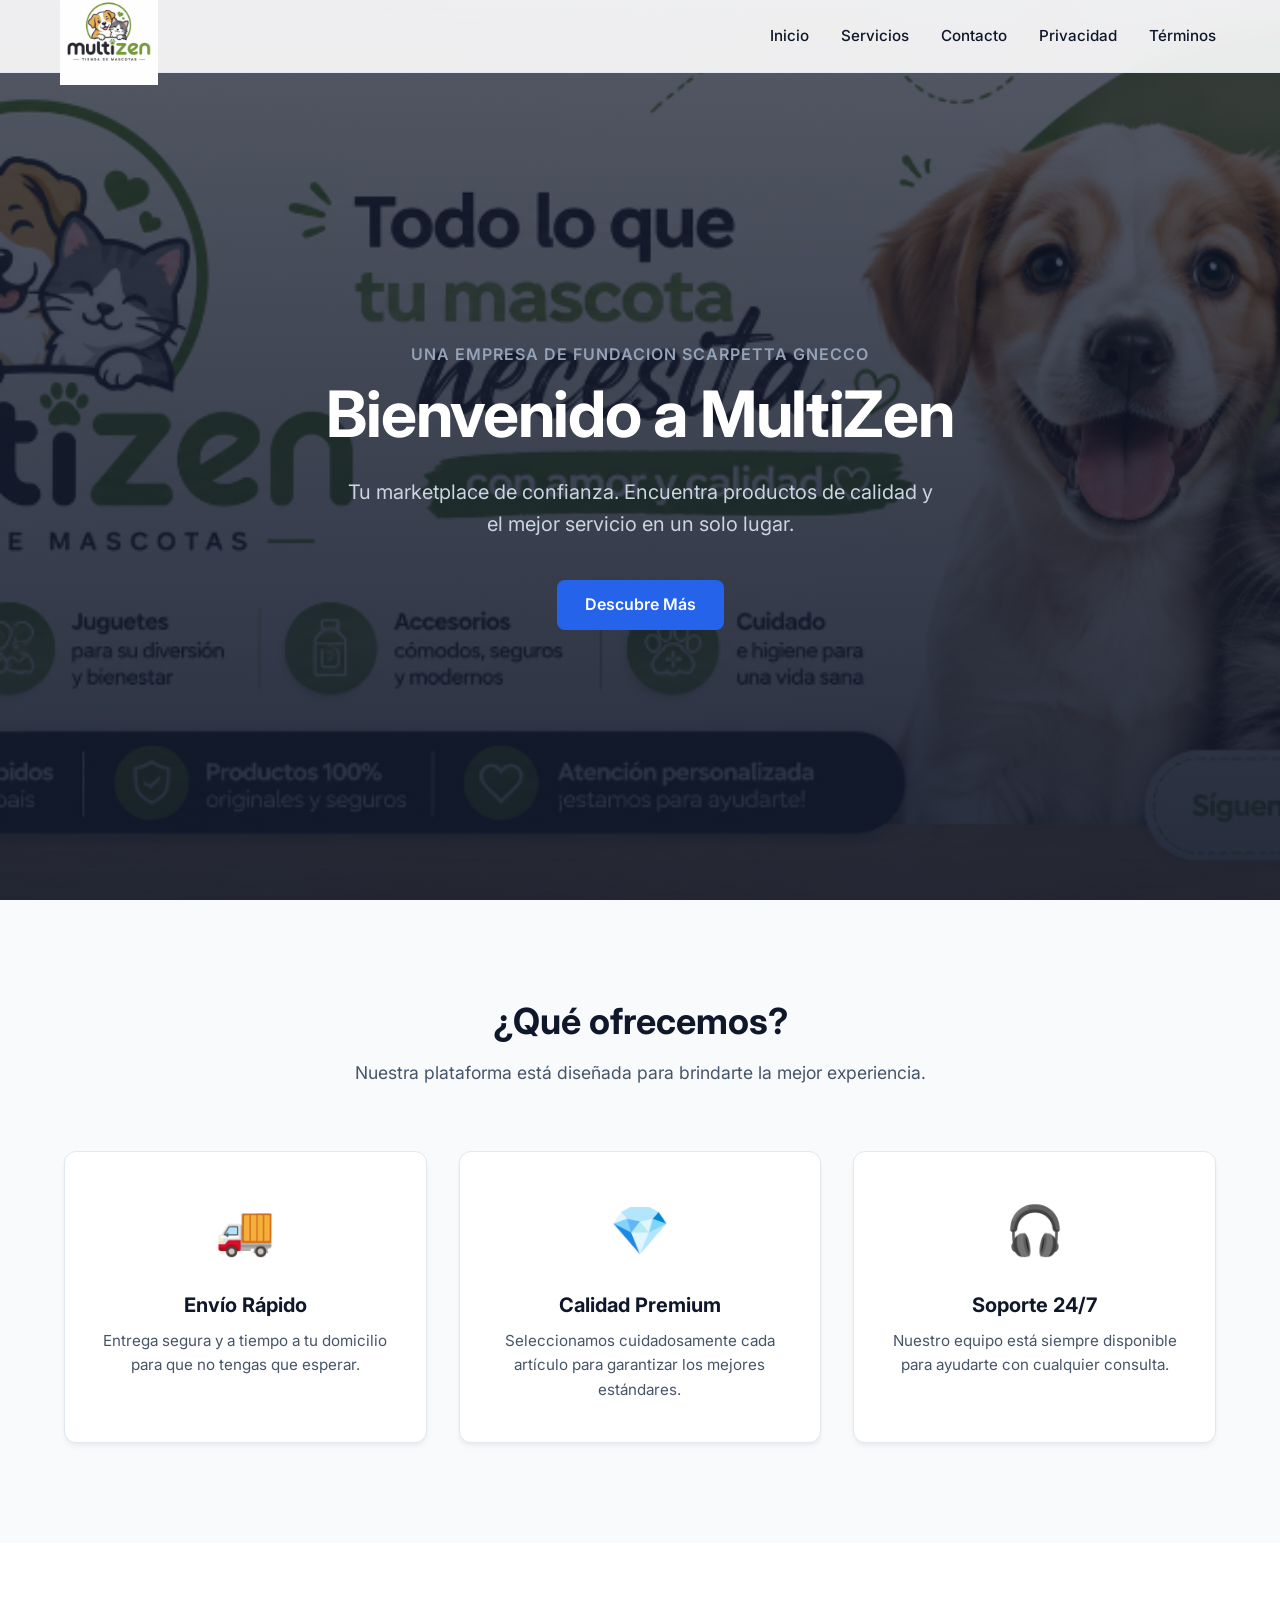
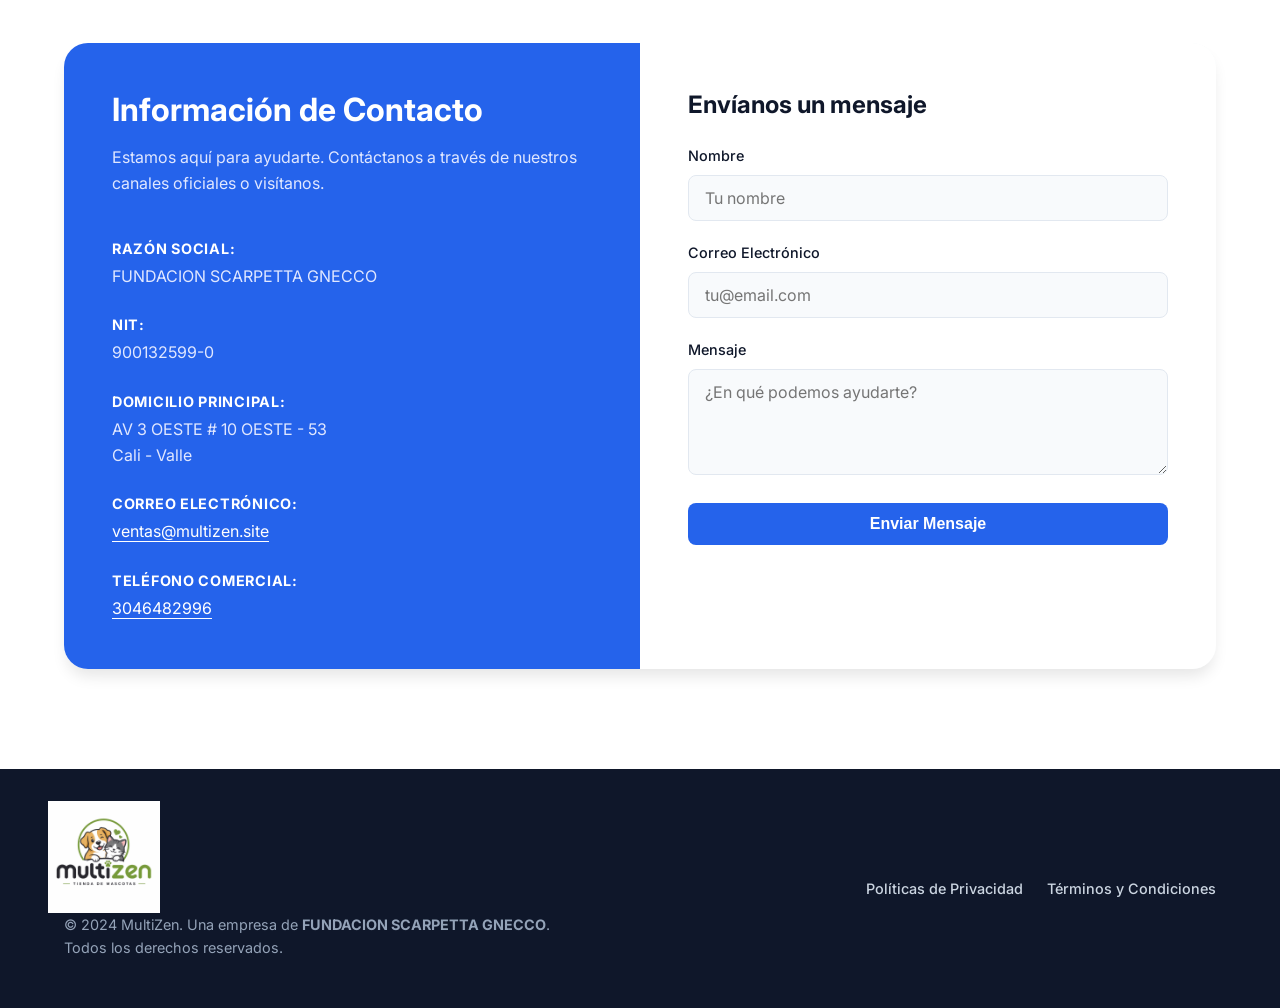
<file: index.html>
<!DOCTYPE html>
<html lang="es">
<head>
    <meta charset="UTF-8">
    <meta name="viewport" content="width=device-width, initial-scale=1.0">
    <title>MultiZen | Todo lo que necesitas</title>
    <meta name="description" content="Encuentra los mejores productos y servicios en MultiZen.">
    <link rel="preconnect" href="https://fonts.googleapis.com">
    <link rel="preconnect" href="https://fonts.gstatic.com" crossorigin>
    <link href="https://fonts.googleapis.com/css2?family=Inter:wght@300;400;600;700&display=swap" rel="stylesheet">
    <link rel="stylesheet" href="style.css">
    <meta name="facebook-domain-verification" content="e8qqub3guq0bamz6hth3hnl6gy21nf" />
</head>
<body>
    <!-- Navbar -->
    <header class="navbar">
        <div class="container nav-container">
            <div class="logo">
                <img src="FOTO PERFIL.jpg" alt="MultiZen Logo">
                
            </div>
            <nav class="nav-links">
                <a href="#inicio">Inicio</a>
                <a href="#servicios">Servicios</a>
                <a href="#contacto">Contacto</a>
                <a href="politicas-privacidad.html">Privacidad</a>
                <a href="terminos-condiciones.html">Términos</a>
            </nav>
            <button class="mobile-menu-btn" id="mobile-menu-btn" aria-label="Abrir menú">
                <svg width="24" height="24" viewBox="0 0 24 24" fill="none" stroke="currentColor" stroke-width="2" stroke-linecap="round" stroke-linejoin="round"><line x1="3" y1="12" x2="21" y2="12"></line><line x1="3" y1="6" x2="21" y2="6"></line><line x1="3" y1="18" x2="21" y2="18"></line></svg>
            </button>
        </div>
        <!-- Menú móvil -->
        <div class="mobile-nav" id="mobile-nav">
            <a href="#inicio" class="mobile-link">Inicio</a>
            <a href="#servicios" class="mobile-link">Servicios</a>
            <a href="#contacto" class="mobile-link">Contacto</a>
            <a href="politicas-privacidad.html" class="mobile-link">Privacidad</a>
            <a href="terminos-condiciones.html" class="mobile-link">Términos</a>
        </div>
    </header>

    <!-- Hero Section -->
    <section id="inicio" class="hero">
        <div class="hero-bg" style="background-image: url('PORTADA.png');"></div>
        <div class="hero-overlay"></div>
        <div class="container hero-content">
            <p style="font-size: 1rem; color: #94a3b8; margin-bottom: 8px; font-weight: 600; text-transform: uppercase; letter-spacing: 1px;">Una empresa de FUNDACION SCARPETTA GNECCO</p>
            <h1>Bienvenido a MultiZen</h1>
            <p>Tu marketplace de confianza. Encuentra productos de calidad y el mejor servicio en un solo lugar.</p>
            <a href="#servicios" class="btn btn-primary">Descubre Más</a>
        </div>
    </section>

    <!-- Servicios (Inventado) -->
    <section id="servicios" class="services">
        <div class="container">
            <div class="section-title">
                <h2>¿Qué ofrecemos?</h2>
                <p>Nuestra plataforma está diseñada para brindarte la mejor experiencia.</p>
            </div>
            <div class="services-grid">
                <div class="service-card">
                    <div class="service-icon">🚚</div>
                    <h3>Envío Rápido</h3>
                    <p>Entrega segura y a tiempo a tu domicilio para que no tengas que esperar.</p>
                </div>
                <div class="service-card">
                    <div class="service-icon">💎</div>
                    <h3>Calidad Premium</h3>
                    <p>Seleccionamos cuidadosamente cada artículo para garantizar los mejores estándares.</p>
                </div>
                <div class="service-card">
                    <div class="service-icon">🎧</div>
                    <h3>Soporte 24/7</h3>
                    <p>Nuestro equipo está siempre disponible para ayudarte con cualquier consulta.</p>
                </div>
            </div>
        </div>
    </section>

    <!-- Contacto -->
    <section id="contacto" class="contact">
        <div class="container">
            <div class="contact-card">
                <div class="contact-info">
                    <h2>Información de Contacto</h2>
                    <p>Estamos aquí para ayudarte. Contáctanos a través de nuestros canales oficiales o visítanos.</p>
                    
                    <ul class="contact-list">
                        <li>
                            <strong>Razón Social:</strong> FUNDACION SCARPETTA GNECCO
                        </li>
                        <li>
                            <strong>NIT:</strong> 900132599-0
                        </li>
                        <li>
                            <strong>Domicilio Principal:</strong> AV 3 OESTE # 10 OESTE - 53<br>Cali - Valle
                        </li>
                        <li>
                            <strong>Correo Electrónico:</strong> <a href="mailto:ventas@multizen.site">ventas@multizen.site</a>
                        </li>
                        <li>
                            <strong>Teléfono Comercial:</strong> <a href="tel:3046482996">3046482996</a>
                        </li>
                    </ul>
                </div>
                <div class="contact-form-container">
                    <h3>Envíanos un mensaje</h3>
                    <form class="contact-form" id="contact-form">
                        <div class="form-group">
                            <label for="name">Nombre</label>
                            <input type="text" id="name" placeholder="Tu nombre" required>
                        </div>
                        <div class="form-group">
                            <label for="email">Correo Electrónico</label>
                            <input type="email" id="email" placeholder="tu@email.com" required>
                        </div>
                        <div class="form-group">
                            <label for="message">Mensaje</label>
                            <textarea id="message" rows="4" placeholder="¿En qué podemos ayudarte?" required></textarea>
                        </div>
                        <button type="submit" class="btn btn-primary btn-block">Enviar Mensaje</button>
                    </form>
                </div>
            </div>
        </div>
    </section>

    <!-- Footer -->
    <footer class="footer">
        <div class="container footer-content">
            <div class="footer-brand">
                <img src="FOTO PERFIL.jpg" alt="MultiZen Logo" class="footer-logo">
                <p>&copy; 2024 MultiZen. Una empresa de <strong>FUNDACION SCARPETTA GNECCO</strong>.<br>Todos los derechos reservados.</p>
            </div>
            <div class="footer-links">
                <a href="politicas-privacidad.html">Políticas de Privacidad</a>
                <a href="terminos-condiciones.html">Términos y Condiciones</a>
            </div>
        </div>
    </footer>

    <script src="script.js"></script>
</body>
</html>
</file>
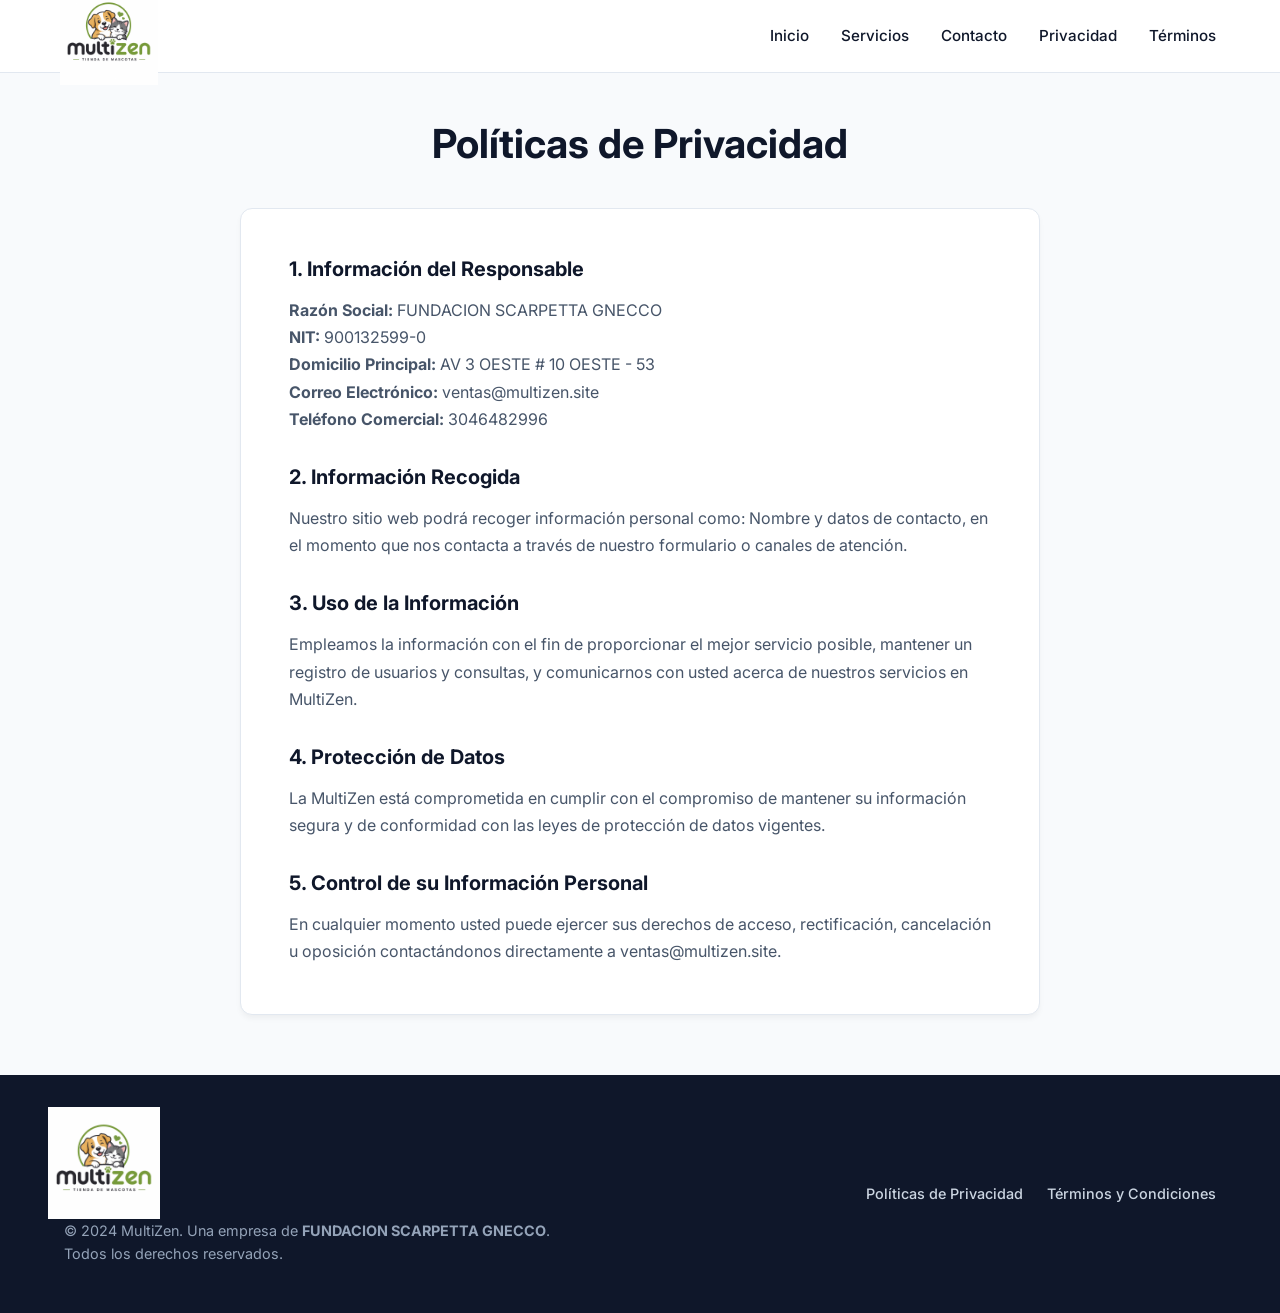
<file: politicas-privacidad.html>
<!DOCTYPE html>
<html lang="es">
<head>
    <meta charset="UTF-8">
    <meta name="viewport" content="width=device-width, initial-scale=1.0">
    <title>Políticas de Privacidad | MultiZen</title>
    <meta name="description" content="Políticas de privacidad de MultiZen.">
    <link rel="preconnect" href="https://fonts.googleapis.com">
    <link rel="preconnect" href="https://fonts.gstatic.com" crossorigin>
    <link href="https://fonts.googleapis.com/css2?family=Inter:wght@300;400;600;700&display=swap" rel="stylesheet">
    <link rel="stylesheet" href="style.css">
</head>
<body>
    <!-- Navbar -->
    <header class="navbar">
        <div class="container nav-container">
            <div class="logo">
                <a href="index.html" style="display: flex; align-items: center; gap: 12px; color: inherit;">
                    <img src="FOTO PERFIL.jpg" alt="MultiZen Logo">
                    
                </a>
            </div>
            <nav class="nav-links">
                <a href="index.html#inicio">Inicio</a>
                <a href="index.html#servicios">Servicios</a>
                <a href="index.html#contacto">Contacto</a>
                <a href="politicas-privacidad.html">Privacidad</a>
                <a href="terminos-condiciones.html">Términos</a>
            </nav>
            <button class="mobile-menu-btn" id="mobile-menu-btn" aria-label="Abrir menú">
                <svg width="24" height="24" viewBox="0 0 24 24" fill="none" stroke="currentColor" stroke-width="2" stroke-linecap="round" stroke-linejoin="round"><line x1="3" y1="12" x2="21" y2="12"></line><line x1="3" y1="6" x2="21" y2="6"></line><line x1="3" y1="18" x2="21" y2="18"></line></svg>
            </button>
        </div>
        <!-- Menú móvil -->
        <div class="mobile-nav" id="mobile-nav">
            <a href="index.html#inicio" class="mobile-link">Inicio</a>
            <a href="index.html#servicios" class="mobile-link">Servicios</a>
            <a href="index.html#contacto" class="mobile-link">Contacto</a>
            <a href="politicas-privacidad.html" class="mobile-link">Privacidad</a>
            <a href="terminos-condiciones.html" class="mobile-link">Términos</a>
        </div>
    </header>

    <!-- Contenido Legal -->
    <main class="legal-content">
        <div class="container">
            <h1>Políticas de Privacidad</h1>
            <div class="legal-text">
                <h3>1. Información del Responsable</h3>
                <p><strong>Razón Social:</strong> FUNDACION SCARPETTA GNECCO<br>
                <strong>NIT:</strong> 900132599-0<br>
                <strong>Domicilio Principal:</strong> AV 3 OESTE # 10 OESTE - 53<br>
                <strong>Correo Electrónico:</strong> ventas@multizen.site<br>
                <strong>Teléfono Comercial:</strong> 3046482996</p>
                
                <h3>2. Información Recogida</h3>
                <p>Nuestro sitio web podrá recoger información personal como: Nombre y datos de contacto, en el momento que nos contacta a través de nuestro formulario o canales de atención.</p>
                
                <h3>3. Uso de la Información</h3>
                <p>Empleamos la información con el fin de proporcionar el mejor servicio posible, mantener un registro de usuarios y consultas, y comunicarnos con usted acerca de nuestros servicios en MultiZen.</p>
                
                <h3>4. Protección de Datos</h3>
                <p>La MultiZen está comprometida en cumplir con el compromiso de mantener su información segura y de conformidad con las leyes de protección de datos vigentes.</p>
                
                <h3>5. Control de su Información Personal</h3>
                <p>En cualquier momento usted puede ejercer sus derechos de acceso, rectificación, cancelación u oposición contactándonos directamente a ventas@multizen.site.</p>
            </div>
        </div>
    </main>

    <!-- Footer -->
    <footer class="footer">
        <div class="container footer-content">
            <div class="footer-brand">
                <img src="FOTO PERFIL.jpg" alt="MultiZen Logo" class="footer-logo">
                <p>&copy; 2024 MultiZen. Una empresa de <strong>FUNDACION SCARPETTA GNECCO</strong>.<br>Todos los derechos reservados.</p>
            </div>
            <div class="footer-links">
                <a href="politicas-privacidad.html">Políticas de Privacidad</a>
                <a href="terminos-condiciones.html">Términos y Condiciones</a>
            </div>
        </div>
    </footer>

    <script src="script.js"></script>
</body>
</html>
</file>
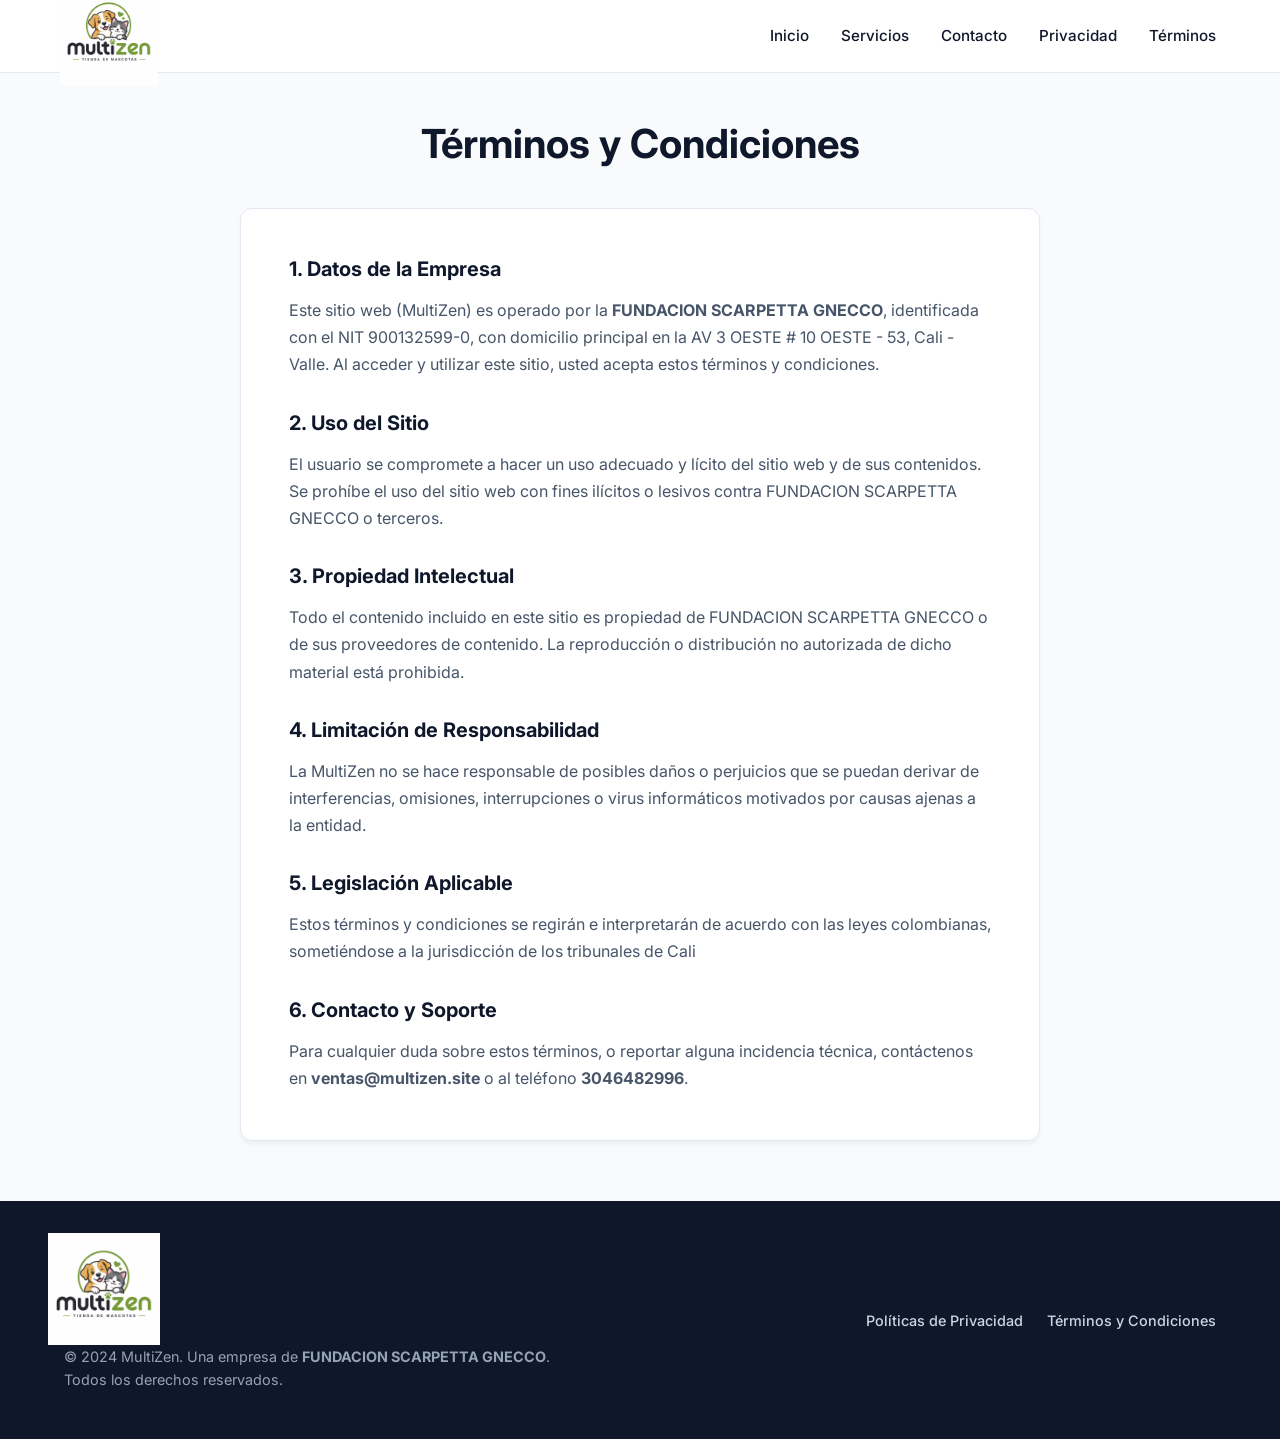
<file: terminos-condiciones.html>
<!DOCTYPE html>
<html lang="es">
<head>
    <meta charset="UTF-8">
    <meta name="viewport" content="width=device-width, initial-scale=1.0">
    <title>Términos y Condiciones | MultiZen</title>
    <meta name="description" content="Términos y Condiciones de MultiZen.">
    <link rel="preconnect" href="https://fonts.googleapis.com">
    <link rel="preconnect" href="https://fonts.gstatic.com" crossorigin>
    <link href="https://fonts.googleapis.com/css2?family=Inter:wght@300;400;600;700&display=swap" rel="stylesheet">
    <link rel="stylesheet" href="style.css">
</head>
<body>
    <!-- Navbar -->
    <header class="navbar">
        <div class="container nav-container">
            <div class="logo">
                <a href="index.html" style="display: flex; align-items: center; gap: 12px; color: inherit;">
                    <img src="FOTO PERFIL.jpg" alt="MultiZen Logo">
                    
                </a>
            </div>
            <nav class="nav-links">
                <a href="index.html#inicio">Inicio</a>
                <a href="index.html#servicios">Servicios</a>
                <a href="index.html#contacto">Contacto</a>
                <a href="politicas-privacidad.html">Privacidad</a>
                <a href="terminos-condiciones.html">Términos</a>
            </nav>
            <button class="mobile-menu-btn" id="mobile-menu-btn" aria-label="Abrir menú">
                <svg width="24" height="24" viewBox="0 0 24 24" fill="none" stroke="currentColor" stroke-width="2" stroke-linecap="round" stroke-linejoin="round"><line x1="3" y1="12" x2="21" y2="12"></line><line x1="3" y1="6" x2="21" y2="6"></line><line x1="3" y1="18" x2="21" y2="18"></line></svg>
            </button>
        </div>
        <!-- Menú móvil -->
        <div class="mobile-nav" id="mobile-nav">
            <a href="index.html#inicio" class="mobile-link">Inicio</a>
            <a href="index.html#servicios" class="mobile-link">Servicios</a>
            <a href="index.html#contacto" class="mobile-link">Contacto</a>
            <a href="politicas-privacidad.html" class="mobile-link">Privacidad</a>
            <a href="terminos-condiciones.html" class="mobile-link">Términos</a>
        </div>
    </header>

    <!-- Contenido Legal -->
    <main class="legal-content">
        <div class="container">
            <h1>Términos y Condiciones</h1>
            <div class="legal-text">
                <h3>1. Datos de la Empresa</h3>
                <p>Este sitio web (MultiZen) es operado por la <strong>FUNDACION SCARPETTA GNECCO</strong>, identificada con el NIT 900132599-0, con domicilio principal en la AV 3 OESTE # 10 OESTE - 53, Cali - Valle. Al acceder y utilizar este sitio, usted acepta estos términos y condiciones.</p>
                
                <h3>2. Uso del Sitio</h3>
                <p>El usuario se compromete a hacer un uso adecuado y lícito del sitio web y de sus contenidos. Se prohíbe el uso del sitio web con fines ilícitos o lesivos contra FUNDACION SCARPETTA GNECCO o terceros.</p>
                
                <h3>3. Propiedad Intelectual</h3>
                <p>Todo el contenido incluido en este sitio es propiedad de FUNDACION SCARPETTA GNECCO o de sus proveedores de contenido. La reproducción o distribución no autorizada de dicho material está prohibida.</p>
                
                <h3>4. Limitación de Responsabilidad</h3>
                <p>La MultiZen no se hace responsable de posibles daños o perjuicios que se puedan derivar de interferencias, omisiones, interrupciones o virus informáticos motivados por causas ajenas a la entidad.</p>
                
                <h3>5. Legislación Aplicable</h3>
                <p>Estos términos y condiciones se regirán e interpretarán de acuerdo con las leyes colombianas, sometiéndose a la jurisdicción de los tribunales de Cali</p>
                
                <h3>6. Contacto y Soporte</h3>
                <p>Para cualquier duda sobre estos términos, o reportar alguna incidencia técnica, contáctenos en <strong>ventas@multizen.site</strong> o al teléfono <strong>3046482996</strong>.</p>
            </div>
        </div>
    </main>

    <!-- Footer -->
    <footer class="footer">
        <div class="container footer-content">
            <div class="footer-brand">
                <img src="FOTO PERFIL.jpg" alt="MultiZen Logo" class="footer-logo">
                <p>&copy; 2024 MultiZen. Una empresa de <strong>FUNDACION SCARPETTA GNECCO</strong>.<br>Todos los derechos reservados.</p>
            </div>
            <div class="footer-links">
                <a href="politicas-privacidad.html">Políticas de Privacidad</a>
                <a href="terminos-condiciones.html">Términos y Condiciones</a>
            </div>
        </div>
    </footer>

    <script src="script.js"></script>
</body>
</html>
</file>
<file: style.css>
/* Base Styles */
:root {
    --primary: #2563eb;
    --primary-hover: #1d4ed8;
    --bg-color: #f8fafc;
    --text-main: #0f172a;
    --text-muted: #475569;
    --card-bg: #ffffff;
    --border-color: #e2e8f0;
    --border-radius: 12px;
    --transition: all 0.3s cubic-bezier(0.4, 0, 0.2, 1);
}

* {
    margin: 0;
    padding: 0;
    box-sizing: border-box;
}

body {
    font-family: 'Inter', -apple-system, BlinkMacSystemFont, sans-serif;
    color: var(--text-main);
    background-color: var(--bg-color);
    line-height: 1.6;
    overflow-x: hidden;
}

h1, h2, h3, h4 {
    font-weight: 700;
    line-height: 1.2;
}

a {
    text-decoration: none;
    color: var(--primary);
    transition: var(--transition);
}

a:hover {
    color: var(--primary-hover);
}

ul {
    list-style: none;
}

.container {
    max-width: 1200px;
    margin: 0 auto;
    padding: 0 24px;
}

/* Buttons */
.btn {
    display: inline-flex;
    align-items: center;
    justify-content: center;
    padding: 12px 28px;
    border-radius: 8px;
    font-weight: 600;
    font-size: 1rem;
    cursor: pointer;
    transition: var(--transition);
    border: none;
    text-align: center;
}

.btn-primary {
    background-color: var(--primary);
    color: white;
}

.btn-primary:hover {
    background-color: var(--primary-hover);
    transform: translateY(-2px);
    box-shadow: 0 4px 12px rgba(37, 99, 235, 0.2);
    color: white;
}

.btn-block {
    width: 100%;
}

/* Navbar */
.navbar {
    position: fixed;
    top: 0;
    left: 0;
    right: 0;
    background-color: rgba(255, 255, 255, 0.9);
    backdrop-filter: blur(10px);
    border-bottom: 1px solid var(--border-color);
    z-index: 1000;
    transition: var(--transition);
}

.nav-container {
    display: flex;
    justify-content: space-between;
    align-items: center;
    height: 72px;
}

.logo {
    display: flex;
    align-items: center;
    gap: 12px;
    font-weight: 700;
    font-size: 1.25rem;
    color: var(--text-main);
}

.logo img {
    height: 70px;
    width: auto;
    object-fit: contain;
    transform: scale(1.4);
    margin-left: 10px;
}

.nav-links {
    display: none;
    gap: 32px;
}

.nav-links a {
    color: var(--text-main);
    font-weight: 500;
    font-size: 0.95rem;
}

.nav-links a:hover {
    color: var(--primary);
}

.mobile-menu-btn {
    display: block;
    background: none;
    border: none;
    color: var(--text-main);
    cursor: pointer;
    padding: 8px;
}

.mobile-nav {
    display: none;
    background-color: white;
    border-bottom: 1px solid var(--border-color);
    padding: 16px 24px;
}

.mobile-nav.active {
    display: flex;
    flex-direction: column;
    gap: 16px;
}

.mobile-link {
    color: var(--text-main);
    font-weight: 500;
    font-size: 1.1rem;
    padding: 8px 0;
}

@media (min-width: 768px) {
    .nav-links {
        display: flex;
    }
    .mobile-menu-btn {
        display: none;
    }
    .mobile-nav {
        display: none !important;
    }
}

/* Hero Section */
.hero {
    position: relative;
    height: 100vh;
    min-height: 600px;
    display: flex;
    align-items: center;
    justify-content: center;
    text-align: center;
    padding-top: 72px; /* navbar height */
}

.hero-bg {
    position: absolute;
    top: 0;
    left: 0;
    width: 100%;
    height: 100%;
    background-size: cover;
    background-position: center;
    z-index: -2;
}

.hero-overlay {
    position: absolute;
    top: 0;
    left: 0;
    width: 100%;
    height: 100%;
    background: linear-gradient(to bottom, rgba(15, 23, 42, 0.7), rgba(15, 23, 42, 0.9));
    z-index: -1;
}

.hero-content {
    color: white;
    max-width: 800px;
    padding: 0 24px;
    animation: fadeInUp 0.8s ease-out;
}

.hero-content h1 {
    font-size: clamp(2.5rem, 5vw, 4.5rem);
    margin-bottom: 24px;
    letter-spacing: -0.02em;
}

.hero-content p {
    font-size: clamp(1.1rem, 2vw, 1.25rem);
    color: #cbd5e1;
    margin-bottom: 40px;
    max-width: 600px;
    margin-left: auto;
    margin-right: auto;
}

@keyframes fadeInUp {
    from {
        opacity: 0;
        transform: translateY(20px);
    }
    to {
        opacity: 1;
        transform: translateY(0);
    }
}

/* Services */
.services {
    padding: 100px 0;
    background-color: var(--bg-color);
}

.section-title {
    text-align: center;
    margin-bottom: 64px;
}

.section-title h2 {
    font-size: 2.25rem;
    margin-bottom: 16px;
}

.section-title p {
    color: var(--text-muted);
    font-size: 1.1rem;
    max-width: 600px;
    margin: 0 auto;
}

.services-grid {
    display: grid;
    grid-template-columns: repeat(auto-fit, minmax(280px, 1fr));
    gap: 32px;
}

.service-card {
    background: var(--card-bg);
    padding: 40px 32px;
    border-radius: var(--border-radius);
    box-shadow: 0 4px 6px -1px rgba(0, 0, 0, 0.05), 0 2px 4px -1px rgba(0, 0, 0, 0.03);
    transition: var(--transition);
    border: 1px solid var(--border-color);
    text-align: center;
}

.service-card:hover {
    transform: translateY(-8px);
    box-shadow: 0 20px 25px -5px rgba(0, 0, 0, 0.1), 0 10px 10px -5px rgba(0, 0, 0, 0.04);
}

.service-icon {
    font-size: 3rem;
    margin-bottom: 24px;
}

.service-card h3 {
    font-size: 1.25rem;
    margin-bottom: 12px;
}

.service-card p {
    color: var(--text-muted);
    font-size: 0.95rem;
}

/* Contact */
.contact {
    padding: 100px 0;
    background-color: white;
}

.contact-card {
    background: var(--bg-color);
    border-radius: 24px;
    overflow: hidden;
    display: grid;
    grid-template-columns: 1fr;
    box-shadow: 0 10px 15px -3px rgba(0, 0, 0, 0.1);
}

@media (min-width: 992px) {
    .contact-card {
        grid-template-columns: 1fr 1fr;
    }
}

.contact-info {
    padding: 48px;
    background-color: var(--primary);
    color: white;
}

.contact-info h2 {
    font-size: 2rem;
    margin-bottom: 16px;
}

.contact-info > p {
    color: #e0e7ff;
    margin-bottom: 40px;
}

.contact-list {
    display: flex;
    flex-direction: column;
    gap: 24px;
}

.contact-list li {
    display: flex;
    flex-direction: column;
    gap: 4px;
    font-size: 1rem;
    color: #e0e7ff;
}

.contact-list li strong {
    color: white;
    font-size: 0.9rem;
    text-transform: uppercase;
    letter-spacing: 0.05em;
}

.contact-list a {
    color: white;
    text-decoration: underline;
    text-underline-offset: 4px;
}

.contact-list a:hover {
    color: #e0e7ff;
}

.contact-form-container {
    padding: 48px;
    background: white;
}

.contact-form-container h3 {
    font-size: 1.5rem;
    margin-bottom: 24px;
}

.form-group {
    margin-bottom: 20px;
}

.form-group label {
    display: block;
    margin-bottom: 8px;
    font-weight: 500;
    font-size: 0.9rem;
    color: var(--text-main);
}

.form-group input,
.form-group textarea {
    width: 100%;
    padding: 12px 16px;
    border: 1px solid var(--border-color);
    border-radius: 8px;
    font-family: inherit;
    font-size: 1rem;
    transition: var(--transition);
    background-color: var(--bg-color);
}

.form-group input:focus,
.form-group textarea:focus {
    outline: none;
    border-color: var(--primary);
    background-color: white;
    box-shadow: 0 0 0 3px rgba(37, 99, 235, 0.1);
}

/* Footer */
.footer {
    background-color: var(--text-main);
    color: white;
    padding: 48px 0;
}

.footer-content {
    display: flex;
    flex-direction: column;
    align-items: center;
    gap: 24px;
    text-align: center;
}

@media (min-width: 768px) {
    .footer-content {
        flex-direction: row;
        justify-content: space-between;
        text-align: left;
    }
}

.footer-brand {
    display: flex;
    flex-direction: column;
    align-items: center;
    gap: 16px;
}

@media (min-width: 768px) {
    .footer-brand {
        align-items: flex-start;
    }
}

.footer-logo {
    height: 80px;
    width: auto;
    object-fit: contain;
    transform: scale(1.4);
}

.footer-brand p {
    color: #94a3b8;
    font-size: 0.9rem;
}

.footer-links {
    display: flex;
    gap: 24px;
    flex-wrap: wrap;
    justify-content: center;
}

.footer-links a {
    color: #cbd5e1;
    font-size: 0.9rem;
    font-weight: 500;
}

.footer-links a:hover {
    color: white;
}

/* Modals */
.modal-overlay {
    position: fixed;
    top: 0;
    left: 0;
    right: 0;
    bottom: 0;
    background-color: rgba(15, 23, 42, 0.5);
    backdrop-filter: blur(4px);
    z-index: 2000;
    opacity: 0;
    visibility: hidden;
    transition: var(--transition);
}

.modal-overlay.active {
    opacity: 1;
    visibility: visible;
}

.modal {
    position: fixed;
    top: 50%;
    left: 50%;
    transform: translate(-50%, -48%) scale(0.96);
    background: white;
    width: 90%;
    max-width: 600px;
    max-height: 85vh;
    border-radius: var(--border-radius);
    z-index: 2001;
    opacity: 0;
    visibility: hidden;
    transition: var(--transition);
    display: flex;
    flex-direction: column;
    box-shadow: 0 25px 50px -12px rgba(0, 0, 0, 0.25);
}

.modal.active {
    transform: translate(-50%, -50%) scale(1);
    opacity: 1;
    visibility: visible;
}

.modal-header {
    padding: 24px;
    border-bottom: 1px solid var(--border-color);
    display: flex;
    justify-content: space-between;
    align-items: center;
}

.modal-header h2 {
    font-size: 1.5rem;
}

.close-modal {
    background: none;
    border: none;
    font-size: 1.5rem;
    color: var(--text-muted);
    cursor: pointer;
    padding: 4px;
    line-height: 1;
    transition: var(--transition);
}

.close-modal:hover {
    color: var(--text-main);
}

.modal-body {
    padding: 24px;
    overflow-y: auto;
}

.modal-body h3 {
    font-size: 1.1rem;
    margin: 20px 0 10px;
    color: var(--text-main);
}

.modal-body h3:first-child {
    margin-top: 0;
}

.modal-body p {
    color: var(--text-muted);
    margin-bottom: 16px;
}

/* Legal Pages */
.legal-content {
    padding: 120px 0 60px; /* espaciado superior extra por navbar fijo */
    min-height: calc(100vh - 200px); /* ocupa el alto excepto footer */
    background-color: var(--bg-color);
}

.legal-content h1 {
    font-size: 2.5rem;
    margin-bottom: 40px;
    text-align: center;
}

.legal-text {
    background: var(--card-bg);
    padding: 48px;
    border-radius: var(--border-radius);
    box-shadow: 0 4px 6px -1px rgba(0, 0, 0, 0.05);
    border: 1px solid var(--border-color);
    max-width: 800px;
    margin: 0 auto;
}

.legal-text h3 {
    font-size: 1.25rem;
    margin: 32px 0 16px;
    color: var(--text-main);
}

.legal-text h3:first-child {
    margin-top: 0;
}

.legal-text p {
    color: var(--text-muted);
    margin-bottom: 24px;
    line-height: 1.7;
}

.legal-text p:last-child {
    margin-bottom: 0;
}
</file>
